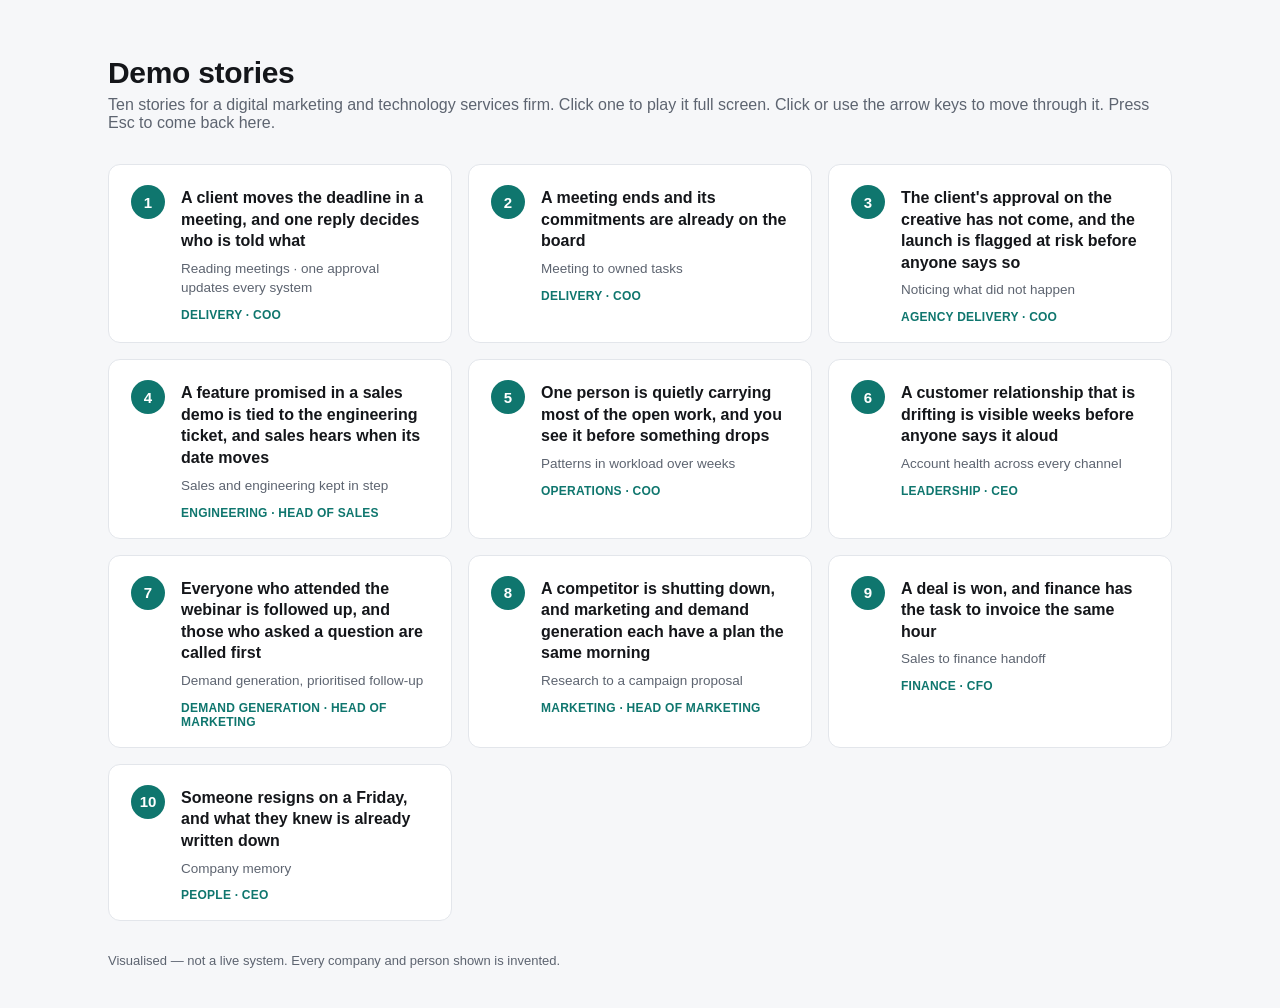
<file: index.html>
<!doctype html>
<html lang="en">
<head>
<meta charset="utf-8">
<meta name="viewport" content="width=device-width, initial-scale=1">
<title>Demo stories</title>
<style>
  :root { --ink:#14161a; --muted:#5d6470; --line:#e3e6eb; --bg:#f6f7f9; --accent:#0f766e; }
  * { box-sizing: border-box; }
  body { margin:0; font-family: "DM Sans", -apple-system, "Segoe UI", sans-serif; color:var(--ink); background:var(--bg); }
  main { max-width: 1120px; margin: 0 auto; padding: 56px 28px 40px; }
  h1 { font-size: 30px; margin: 0 0 6px; letter-spacing: -0.01em; }
  .lede { color: var(--muted); margin: 0 0 32px; font-size: 16px; }
  .grid { display:grid; grid-template-columns: repeat(auto-fill, minmax(320px, 1fr)); gap: 16px; }
  .card { text-align:left; background:#fff; border:1px solid var(--line); border-radius:12px; padding:20px 22px 18px;
          cursor:pointer; font:inherit; color:inherit; display:flex; gap:16px; transition: border-color .15s, box-shadow .15s, transform .15s; }
  .card:hover, .card:focus-visible { border-color: var(--accent); box-shadow: 0 6px 20px rgba(15,118,110,.12); transform: translateY(-1px); outline:none; }
  .num { flex: 0 0 34px; height:34px; border-radius:50%; background:var(--accent); color:#fff; display:grid; place-items:center; font-weight:700; font-size:15px; }
  .title { font-weight: 600; font-size: 16px; line-height: 1.35; margin: 2px 0 8px; }
  .shows { font-size: 13.5px; color: var(--muted); line-height: 1.4; }
  .meta { font-size: 12px; color: var(--accent); margin-top: 10px; font-weight: 600; letter-spacing: .02em; text-transform: uppercase; }
  footer { color: var(--muted); font-size: 13px; margin-top: 32px; }

  #player { position: fixed; inset: 0; background: #000; display: none; z-index: 10; }
  #player.open { display: block; }
  #player iframe { width: 100%; height: 100%; border: 0; display: block; }
  #hot { position: absolute; top: 0; left: 0; right: 0; height: 14px; z-index: 12; }
  #bar { position: absolute; top: 0; left: 0; right: 0; z-index: 11; display:flex; align-items:center; gap:10px;
         padding: 10px 14px; background: rgba(20,22,26,.88); color:#fff; font-size: 14px;
         transform: translateY(-100%); transition: transform .18s; }
  #hot:hover + #bar, #bar:hover { transform: translateY(0); }
  #bar button { font: inherit; color:#fff; background: rgba(255,255,255,.12); border: 0; border-radius: 6px; padding: 6px 12px; cursor: pointer; }
  #bar button:hover { background: rgba(255,255,255,.24); }
  #bar .where { flex: 1; text-align: center; opacity: .85; white-space: nowrap; overflow: hidden; text-overflow: ellipsis; }
</style>
</head>
<body>
<main>
  <h1>Demo stories</h1>
  <p class="lede">Ten stories for a digital marketing and technology services firm. Click one to play it full screen. Click or use the arrow keys to move through it. Press Esc to come back here.</p>
  <div class="grid" id="grid"></div>
  <footer>Visualised — not a live system. Every company and person shown is invented.</footer>
</main>

<div id="player">
  <iframe id="frame" allow="fullscreen; autoplay" title="Demo story"></iframe>
  <div id="hot"></div>
  <div id="bar">
    <button id="back">&larr; All stories</button>
    <button id="prev">&lsaquo; Previous story</button>
    <span class="where" id="where"></span>
    <button id="next">Next story &rsaquo;</button>
  </div>
</div>

<script>
const STORIES = [
  ["us-70-deadline-moves", "A client moves the deadline in a meeting, and one reply decides who is told what", "Reading meetings · one approval updates every system", "Delivery · COO"],
  ["us-16-meeting-to-board", "A meeting ends and its commitments are already on the board", "Meeting to owned tasks", "Delivery · COO"],
  ["us-84-approval-overdue", "The client's approval on the creative has not come, and the launch is flagged at risk before anyone says so", "Noticing what did not happen", "Agency delivery · COO"],
  ["us-78-feature-promise", "A feature promised in a sales demo is tied to the engineering ticket, and sales hears when its date moves", "Sales and engineering kept in step", "Engineering · Head of Sales"],
  ["us-24-work-concentration", "One person is quietly carrying most of the open work, and you see it before something drops", "Patterns in workload over weeks", "Operations · COO"],
  ["us-65-relationship-drifting", "A customer relationship that is drifting is visible weeks before anyone says it aloud", "Account health across every channel", "Leadership · CEO"],
  ["us-85-webinar-follow-up", "Everyone who attended the webinar is followed up, and those who asked a question are called first", "Demand generation, prioritised follow-up", "Demand generation · Head of Marketing"],
  ["us-72-competitor-shutting-down", "A competitor is shutting down, and marketing and demand generation each have a plan the same morning", "Research to a campaign proposal", "Marketing · Head of Marketing"],
  ["us-33-deal-won-invoice", "A deal is won, and finance has the task to invoice the same hour", "Sales to finance handoff", "Finance · CFO"],
  ["us-37-leaver-handover", "Someone resigns on a Friday, and what they knew is already written down", "Company memory", "People · CEO"],
];

const grid = document.getElementById("grid");
STORIES.forEach(([slug, title, shows, meta], i) => {
  const b = document.createElement("button");
  b.className = "card";
  b.innerHTML = `<span class="num">${i + 1}</span><span><div class="title"></div><div class="shows"></div><div class="meta"></div></span>`;
  b.querySelector(".title").textContent = title;
  b.querySelector(".shows").textContent = shows;
  b.querySelector(".meta").textContent = meta;
  b.onclick = () => open(i, true);
  grid.appendChild(b);
});

const player = document.getElementById("player");
const frame = document.getElementById("frame");
let current = -1;

function open(i, goFull) {
  current = (i + STORIES.length) % STORIES.length;
  frame.src = `./stories/${STORIES[current][0]}/`;
  document.getElementById("where").textContent = `${current + 1} of ${STORIES.length} · ${STORIES[current][1]}`;
  player.classList.add("open");
  if (goFull && !document.fullscreenElement && player.requestFullscreen) player.requestFullscreen().catch(() => {});
}
function close() {
  player.classList.remove("open");
  frame.src = "about:blank";
  current = -1;
  if (document.fullscreenElement) document.exitFullscreen().catch(() => {});
}
frame.addEventListener("load", () => { try { frame.contentWindow.focus(); } catch (e) {} });
document.addEventListener("fullscreenchange", () => { if (!document.fullscreenElement && current >= 0) close(); });
document.addEventListener("keydown", e => { if (e.key === "Escape" && current >= 0) close(); });
document.getElementById("back").onclick = close;
document.getElementById("prev").onclick = () => { open(current - 1, false); };
document.getElementById("next").onclick = () => { open(current + 1, false); };
</script>
</body>
</html>
</file>
